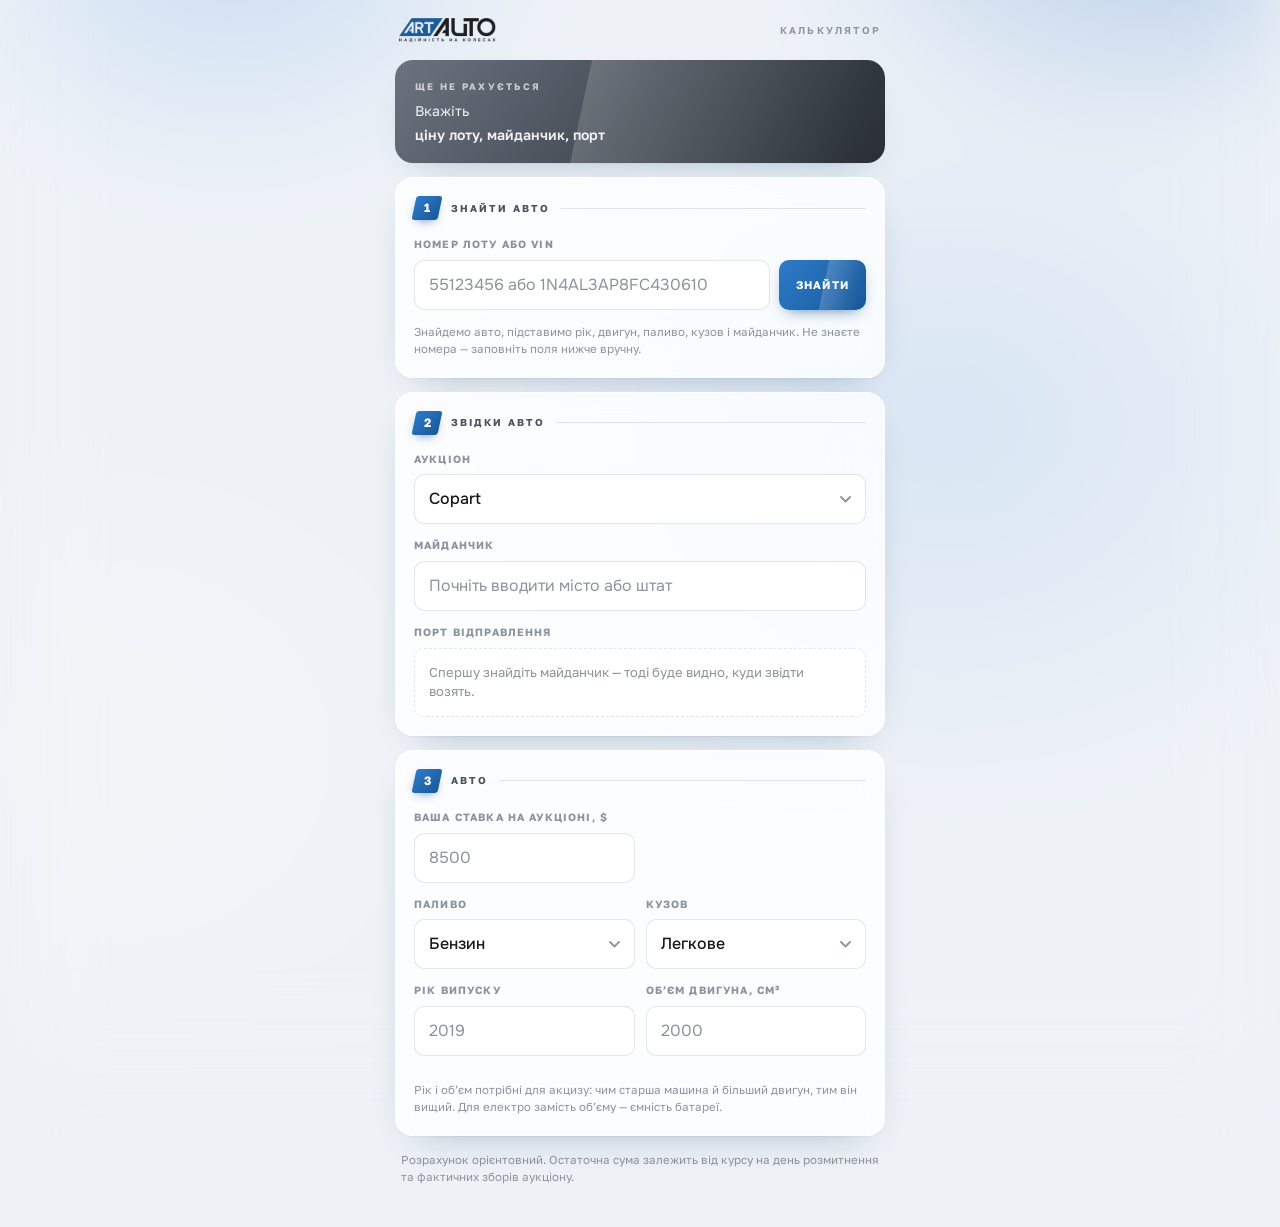
<file: index.html>
<!doctype html>
<html lang="uk">
<head>
<meta charset="utf-8">
<meta name="color-scheme" content="light">
<meta name="viewport" content="width=device-width,initial-scale=1,viewport-fit=cover">
<title>АРТ АВТО — калькулятор</title>
<meta name="description" content="Скільки коштує авто з аукціону США під ключ до України">
<link rel="preconnect" href="https://fonts.googleapis.com">
<link rel="preconnect" href="https://fonts.gstatic.com" crossorigin>
<link rel="stylesheet" href="https://fonts.googleapis.com/css2?family=Onest:wght@400;500;600;700&family=Golos+Text:wght@400;500;600;700&display=swap">
<link rel="stylesheet" href="styles.css?v=20260901-2000">
<script src="https://telegram.org/js/telegram-web-app.js"></script>
</head>
<body>

<!-- ================================================================
     ЗАГЛУШКА ДО ОПЛАТИ

     true  — показується це вікно, калькулятор недоступний
     false — усе працює як звичайно

     Щоб повернути роботу: поставте false у рядку нижче і перезалийте
     ЦЕЙ файл на GitHub. Більше нічого чіпати не треба, усе відновиться.
     ================================================================ -->
<script>window.ART_HOLD = false;</script>
<!-- Заглушка ховається атрибутом hidden. Без цього рядка CSS #hold{display:flex}
     перебивав би hidden і заглушка показувалась би завжди. -->
<style>#hold[hidden]{display:none !important}</style>

<div id="hold" hidden>
  <div class="hold-card">
    <img class="hold-logo" src="logo.png?v=1" alt="АРТ АВТО">
    <b>Доступ призупинено</b>
    <p>Розробку калькулятора завершено й передано замовнику.
       Оплату за роботу не отримано.</p>
    <p class="hold-hi">Доступ відкриється одразу після розрахунку.</p>
    <small>Питання щодо оплати — до розробника сервісу.</small>
  </div>
</div>

<div class="wrap">

  <div class="top">
    <img class="logo" src="logo.png?v=1" alt="АРТ АВТО">
    <small>калькулятор</small>
  </div>

  <div class="bar" id="bar"></div>

  <div class="hero" id="hero"></div>

  <div class="card glass">
    <h2><span class="step"><span>1</span></span>Знайти авто<u></u></h2>

    <div class="fld">
      <label for="lotq">Номер лоту або VIN</label>
      <div class="seek">
        <input id="lotq" type="text" placeholder="55123456 або 1N4AL3AP8FC430610"
               autocomplete="off" autocapitalize="characters" spellcheck="false">
        <button type="button" id="lotgo">Знайти</button>
      </div>
      <div class="msg hide" id="lotMsg"></div>
      <div id="carBox"></div>
    </div>

    <div class="hint">Знайдемо авто, підставимо рік, двигун, паливо, кузов
      і майданчик. Не знаєте номера — заповніть поля нижче вручну.</div>
  </div>

  <div class="card glass">
    <h2><span class="step"><span>2</span></span>Звідки авто<u></u></h2>

    <div class="fld">
      <label for="auc">Аукціон</label>
      <select id="auc"></select>
    </div>

    <div class="fld">
      <label for="q">Майданчик</label>
      <input id="q" type="text" placeholder="Почніть вводити місто або штат" autocomplete="off">
      <div class="found" id="found"></div>
      <div id="picked"></div>
    </div>

    <div class="fld">
      <label>Порт відправлення</label>
      <div id="ports"></div>
    </div>
  </div>

  <div class="card glass">
    <h2><span class="step"><span>3</span></span>Авто<u></u></h2>

    <div class="two">
      <div class="fld" id="lotBox">
        <label for="lot">Ваша ставка на аукціоні, $</label>
        <input id="lot" type="text" inputmode="decimal" placeholder="8500">
      </div>
      <div class="fld" id="feeBox">
        <label for="fee">Збір аукціону, $</label>
        <input id="fee" type="text" inputmode="decimal" placeholder="900">
      </div>
    </div>

    <div class="two">
      <div class="fld">
        <label for="fuel">Паливо</label>
        <select id="fuel"></select>
      </div>
      <div class="fld">
        <label for="body">Кузов</label>
        <select id="body"></select>
      </div>
    </div>

    <div class="two">
      <div class="fld">
        <label for="year">Рік випуску</label>
        <input id="year" type="text" inputmode="numeric" placeholder="2019">
      </div>
      <div class="fld" id="ccBox">
        <label for="cc">Обʼєм двигуна, см³</label>
        <input id="cc" type="text" inputmode="numeric" placeholder="2000">
      </div>
      <div class="fld" id="kwhBox" style="display:none">
        <label for="kwh">Батарея, кВт·год</label>
        <input id="kwh" type="text" inputmode="numeric" placeholder="75">
      </div>
    </div>

    <div class="hint">Рік і обʼєм потрібні для акцизу: чим старша машина й більший
      двигун, тим він вищий. Для електро замість обʼєму — ємність батареї.</div>
  </div>

  <div class="card glass" id="sumCard" style="display:none">
    <h2><span class="step"><span>4</span></span>З чого складається<u></u></h2>
    <div class="rows" id="rows"></div>
  </div>

  <div id="contacts"></div>

  <div class="foot">
    Розрахунок орієнтовний. Остаточна сума залежить від курсу на день розмитнення
    та фактичних зборів аукціону.
  </div>

</div>

<!-- Адреса сервера. Якщо він недоступний — калькулятор працює на
     вбудованих даних нижче, просто без свіжих ставок. -->
<div id="viewer"></div>

<script>window.ART_API = "https://art-avto.tovartauto.workers.dev";</script>
<script src="data.js?v=20260901-2000"></script>
<script src="app.js?v=20260901-2000"></script>
</body>
</html>
</file>
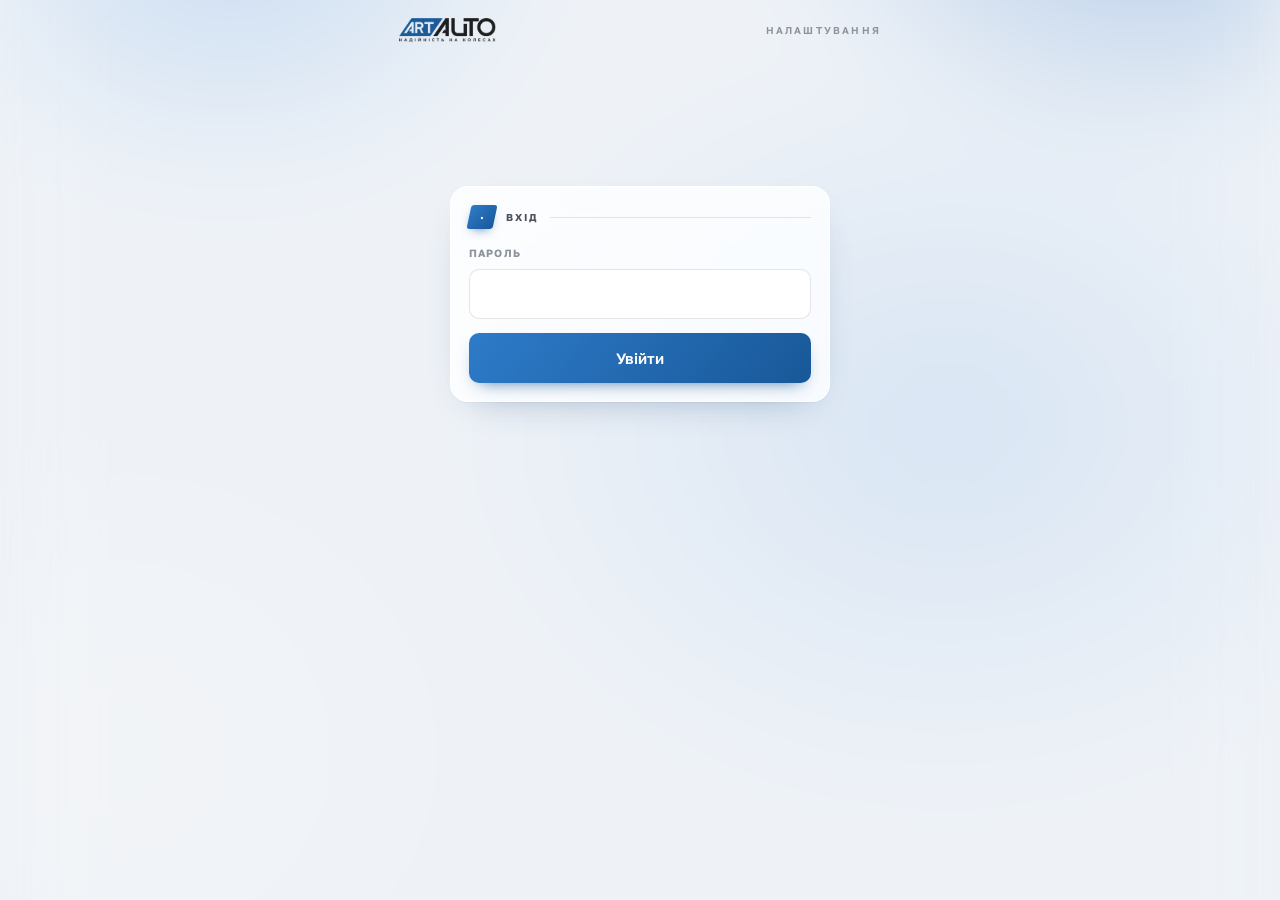
<file: admin.html>
<!doctype html>
<html lang="uk">
<head>
<meta charset="utf-8">
<meta name="color-scheme" content="light">
<meta name="viewport" content="width=device-width,initial-scale=1,viewport-fit=cover">
<title>АРТ АВТО — налаштування</title>
<link rel="preconnect" href="https://fonts.googleapis.com">
<link rel="preconnect" href="https://fonts.gstatic.com" crossorigin>
<link rel="stylesheet" href="https://fonts.googleapis.com/css2?family=Onest:wght@400;500;600;700&family=Golos+Text:wght@400;500;600;700&display=swap">
<link rel="stylesheet" href="styles.css?v=20260901-1310">
<style>
  /* Те, чого немає в калькуляторі: кнопки, повідомлення, зона для файла. */
  .btn{
    display:block;width:100%;font:inherit;font-weight:600;font-size:15px;
    color:#fff;background:linear-gradient(128deg,var(--blue-lit),var(--blue));
    border:0;border-radius:var(--r-in);padding:14px;cursor:pointer;
    box-shadow:0 8px 18px -10px rgba(24,88,152,.9);
  }
  .btn.sec{
    background:none;color:var(--blue);border:1px solid var(--field-line);box-shadow:none;
  }
  .btn.sec:hover{border-color:var(--blue);background:rgba(24,88,152,.05)}
  .btn + .btn{margin-top:9px}
  .msg{
    border-radius:var(--r-in);padding:12px 14px;font-size:13.5px;line-height:1.5;
    margin-top:11px;
  }
  .msg.ok{background:rgba(24,120,72,.10);color:#12693F}
  .msg.er{background:rgba(180,60,25,.10);color:#9C3A12}
  .msg.inf{background:rgba(24,88,152,.09);color:var(--blue)}
  .msg.hide{display:none}
  .msg.pre{white-space:pre-wrap}
  .exp.nowd{color:#8A5A12}
  .exp.nowd a{color:var(--blue);font-weight:600}
  .hide{display:none}
  .seek2{display:flex;gap:9px}
  .seek2 input{flex:1;min-width:0}
  .seek2 .btn{flex:0 0 auto;width:auto;padding:11px 16px}

  /* Тумблер. Своя галочка тут не з примхи: у спільних стилях усі поля
     йдуть з appearance:none, і рідна галочка через це не малюється
     взагалі — квадратик є, а пташки в ньому не буває ніколи. Людина
     тисне й не бачить різниці. Тому малюємо стан самі, великим.

     Ціль натискання — увесь рядок, а не квадратик: на телефоні в нього
     не влучиш. */
  .tick{
    display:flex;align-items:center;gap:13px;cursor:pointer;
    background:var(--field);border:1px solid var(--field-line);
    border-radius:var(--r-in);padding:13px 14px;margin:0 0 12px;
    font-size:15px;font-weight:500;color:var(--text);
    text-transform:none;letter-spacing:0;
    -webkit-user-select:none;user-select:none;
  }
  .tick:hover{border-color:var(--blue)}
  .tick input{position:absolute;opacity:0;width:0;height:0;margin:0;padding:0}
  .sw{
    flex:0 0 auto;width:48px;height:28px;border-radius:14px;
    background:#CDD5DF;position:relative;transition:background .16s;
  }
  .sw::after{
    content:"";position:absolute;top:3px;left:3px;width:22px;height:22px;
    border-radius:50%;background:#fff;transition:left .16s;
    box-shadow:0 1px 3px rgba(24,24,32,.30);
  }
  .tick input:checked + .sw{
    background:linear-gradient(128deg, var(--blue-lit), var(--blue));
  }
  .tick input:checked + .sw::after{left:23px}
  .tick input:focus-visible + .sw{box-shadow:0 0 0 3px rgba(24,88,152,.22)}
  .tick .nm{flex:1;min-width:0}
  /* Підпис праворуч від тумблера каже, що буде, а не що є. */
  .tick .st{
    flex:0 0 auto;font-size:10.5px;font-weight:700;letter-spacing:.1em;
    text-transform:uppercase;color:var(--mut);
  }
  .tick input:checked ~ .st{color:var(--blue)}
  .tick.sm{padding:11px 13px;margin:0 0 7px;font-size:14px}
  .grp{
    font-size:9.5px;font-weight:700;letter-spacing:.22em;text-transform:uppercase;
    color:var(--mut);margin:17px 0 8px;
  }
  #showBox .grp:first-child{margin-top:2px}
  .btn.hide{display:none}

  /* Вкладки. Панель віддано замовнику, а не розробнику: одна довга
     стрічка з двадцяти полів лякає й ховає те, що шукаєш. */
  /* Шість вкладок у ряд на телефон не влазять: назви обрізало до
     «ЗБО…» і «МИТ…», і зрозуміти, куди тиснеш, стало неможливо. Тому
     смуга гортається вбік, а кожна назва лишається цілою. */
  .tabs{
    display:flex;gap:6px;margin:0 0 14px;padding:5px;
    background:var(--glass);border:1px solid var(--glass-line);
    border-radius:14px;box-shadow:var(--sh);
    position:sticky;top:8px;z-index:6;
    overflow-x:auto;overflow-y:hidden;
    -webkit-overflow-scrolling:touch;
    scrollbar-width:none;
  }
  .tabs::-webkit-scrollbar{display:none}
  .tabs button{
    flex:0 0 auto;position:relative;overflow:hidden;
    background:none;border:0;border-radius:10px;cursor:pointer;
    font:inherit;font-size:11px;font-weight:700;letter-spacing:.1em;
    text-transform:uppercase;color:var(--text2);padding:10px 13px;
    white-space:nowrap;
  }
  .tabs button:hover{color:var(--blue)}
  .tabs button.on{
    color:#fff;
    background:linear-gradient(128deg, var(--blue-lit), var(--blue));
    box-shadow:0 5px 13px -7px rgba(24,88,152,.95);
  }
  .tabs button.on::before{
    content:"";position:absolute;top:-40%;bottom:-40%;left:52%;width:44%;
    background:linear-gradient(90deg, rgba(255,255,255,.17), rgba(255,255,255,0));
    transform:skewX(var(--skew));pointer-events:none;
  }
  .tab.hide{display:none}
  /* Смуга збереження закріплена внизу — правки бувають на будь-якій
     вкладці, і кнопка не має тікати за екран. Але саме тому вона мусить
     бути вузькою: у два поверхи вона зʼїдала третину телефона. */
  .card.keep{position:sticky;bottom:10px;z-index:5;padding:12px 13px}
  .card.keep .row2{display:flex;gap:9px}
  .card.keep .btn{padding:12px 10px;font-size:14px}
  .card.keep .btn{flex:2;min-width:0}
  .card.keep .btn.sec{flex:1;font-size:12.5px}
  .card.keep .btn + .btn{margin-top:0}
  .card.keep .msg{margin-top:9px;padding:9px 12px;font-size:12.5px}

  .btn.sm{padding:11px;font-size:13px}
  .btn.sec.dang{color:#9C3A12}
  .btn.sec.dang:hover{border-color:#9C3A12;background:rgba(180,60,25,.06)}
  .row2{display:flex;gap:9px}
  .row2 .btn{flex:1;min-width:0}
  .row2 .btn + .btn{margin-top:0}

  /* Рядок сходинки й рядок надбавки. Хрестик прибирає рядок — це
     звичніше, ніж «стерти значення, щоб зникло». */
  .line{display:flex;gap:8px;align-items:center;margin-bottom:9px}
  .line input{flex:1;min-width:0;font-size:15px;padding:11px 12px}
  .line select{flex:1;min-width:0;font-size:14px;padding:11px 12px}
  .line .cap{
    flex:0 0 auto;font-size:10.5px;font-weight:700;letter-spacing:.08em;
    text-transform:uppercase;color:var(--mut);white-space:nowrap;
  }
  .line .x{
    flex:0 0 auto;width:34px;height:34px;border-radius:8px;cursor:pointer;
    background:none;border:1px solid var(--field-line);color:var(--mut);
    font:inherit;font-size:16px;line-height:1;
  }
  .line .x:hover{border-color:#9C3A12;color:#9C3A12}
  .line.wide{flex-wrap:wrap}
  .line.wide input.nm{flex:1 1 100%}
  .drop{
    border:1.5px dashed var(--field-line);border-radius:var(--r-in);
    padding:22px 16px;text-align:center;color:var(--mut);font-size:13.5px;
    cursor:pointer;background:var(--field);line-height:1.5;
  }
  .drop:hover,.drop.over{border-color:var(--blue);background:rgba(24,88,152,.05);color:var(--blue)}
  .drop b{display:block;color:var(--text);font-size:14.5px;margin-bottom:4px}
  .gate{max-width:380px;margin:14vh auto 0}
  .exp{font-size:11.5px;color:var(--mut);margin-top:6px;line-height:1.45}
  .grid5{display:grid;grid-template-columns:1fr 1fr;gap:11px}
  .savedAt{font-size:11.5px;color:var(--mut);text-align:center;margin-top:14px}
</style>
</head>
<body>

<div class="wrap">

  <div class="top">
    <img class="logo" src="logo.png?v=1" alt="АРТ АВТО">
    <small>налаштування</small>
  </div>

  <!-- ── вхід ── -->
  <div id="gate" class="gate">
    <div class="card glass">
      <h2><span class="step"><span>·</span></span>Вхід<u></u></h2>
      <div class="fld">
        <label for="pass">Пароль</label>
        <input id="pass" type="password" autocomplete="current-password">
      </div>
      <button class="btn" id="go">Увійти</button>
      <div class="msg er hide" id="gateErr"></div>
    </div>
  </div>

  <!-- ── сама панель ── -->
  <div id="panel" style="display:none">

    <div class="msg er hide" id="weak"></div>

    <div class="tabs" id="tabs">
      <button type="button" class="on" data-t="price">Ціни</button>
      <button type="button" data-t="auction">Збори</button>
      <button type="button" data-t="customs">Митниця</button>
      <button type="button" data-t="show">Показ</button>
      <button type="button" data-t="table">Таблиця</button>
      <button type="button" data-t="bot">Звʼязок</button>
    </div>

    <div class="tab" data-t="price">

    <div class="card glass">
      <h2>Море до Клайпеди<u></u></h2>
      <div class="exp" style="margin:0 0 14px">Скільки коштує морська доставка від
        кожного порту США. Наземна доставка до порту береться з таблиці партнерів — вона нижче.</div>
      <div class="grid5" id="seaBox"></div>
    </div>

    <div class="card glass">
      <h2>Надбавки<u></u></h2>
      <div id="feeBox"></div>
    </div>

    <div class="card glass">
      <h2>Європа й комісія<u></u></h2>
      <div id="euBox"></div>
    </div>

    <div class="card glass">
      <h2>Свої надбавки<u></u></h2>
      <div class="exp" style="margin:0 0 12px">Усе, чого немає вище. Впишіть назву,
        суму й коли вона застосовується — і воно одразу зʼявиться в розрахунку
        клієнта. Відʼємна сума працює як знижка.</div>
      <div id="exBox"></div>
      <button class="btn sec sm" id="exAdd">Додати надбавку</button>
    </div>

    </div><!-- /ціни -->

    <div class="tab hide" data-t="auction">

    <div class="card glass">
      <h2>Збір аукціону<u></u></h2>
      <div class="exp" style="margin:0 0 12px">Скільки аукціон бере понад ставку.
        Рахується за сходинками: якщо ставка не більша за суму в рядку — береться
        збір із цього рядка. Понад останню сходинку береться відсоток.</div>

      <div class="fld">
        <label for="feeMode">Як рахувати</label>
        <select id="feeMode">
          <option value="table">За шкалою — клієнт нічого не вписує</option>
          <option value="manual">Вручну — клієнт вписує збір сам</option>
        </select>
      </div>

      <div class="fld">
        <label for="aucPick">Який аукціон налаштовуємо</label>
        <select id="aucPick">
          <option value="copart">Copart</option>
          <option value="iaai">IAAI</option>
          <option value="manheim">Manheim</option>
          <option value="canada">Канада</option>
        </select>
      </div>

      <div id="stepBox"></div>
      <div class="row2">
        <button class="btn sec sm" id="stepAdd">Додати сходинку</button>
        <button class="btn sec sm" id="stepDef">Взяти стандартну шкалу</button>
      </div>

      <div class="two" style="margin-top:16px">
        <div class="fld">
          <label for="f_pct">Понад останню, %</label>
          <input id="f_pct" type="text" inputmode="decimal">
        </div>
        <div class="fld">
          <label for="f_gate">Ворота, $</label>
          <input id="f_gate" type="text" inputmode="decimal">
        </div>
        <div class="fld">
          <label for="f_env">Екологічний збір, $</label>
          <input id="f_env" type="text" inputmode="decimal">
        </div>
        <div class="fld">
          <label for="f_bid">Збір за ставку, $</label>
          <input id="f_bid" type="text" inputmode="decimal">
        </div>
      </div>

      <div class="msg inf" style="margin-top:14px">Сходинки можна вписати
        руками, а можна побудувати з реальних сум — блок нижче.</div>
    </div>

    <div class="card glass">
      <h2>Побудувати з реальних сум<u></u></h2>
      <div class="exp" style="margin:0 0 12px">Не треба рахувати сходинки
        самому. Впишіть кілька пар «моя ставка → скільки вийшло» — так, як
        це показує аукціон або як стоїть у рахунку. Шкала збудується сама.</div>

      <div class="fld">
        <label for="calcWhat">Друга цифра — це</label>
        <select id="calcWhat">
          <option value="total">Разом зі ставкою (як показує аукціон)</option>
          <option value="fee">Тільки збори, без ставки</option>
        </select>
      </div>

      <div id="pairBox"></div>
      <div class="row2">
        <button class="btn sec sm" id="pairAdd">Додати рядок</button>
        <button class="btn sec sm" id="pairGo">Побудувати шкалу</button>
      </div>
      <div class="msg pre hide" id="pairMsg"></div>

      <div class="exp" style="margin-top:12px">Між вписаними ставками
        береться значення нижчої з них. Тобто якщо вписати $3 000 і
        $4 000, то ставка $3 450 порахується як $3 000. Хочете точніше —
        додайте більше пар.<br><br>
        Ворота, екозбір і збір за ставку при цьому обнуляться: у сумі
        аукціону вони вже враховані, інакше порахувались би двічі.</div>
    </div>

    </div><!-- /збори -->

    <div class="tab hide" data-t="customs">

    <div class="card glass">
      <h2>Мито, акциз, ПДВ<u></u></h2>
      <div id="cuBox"></div>
    </div>

    <div class="card glass">
      <h2>Курси валют<u></u></h2>
      <label class="tick" for="useNbu">
        <input type="checkbox" id="useNbu">
        <span class="sw"></span>
        <span class="nm">Брати офіційний курс НБУ</span>
      </label>
      <div class="exp" style="margin:0 0 14px">Курс підтягується з сайту
        Національного банку й оновлюється сам. Числа нижче тоді не
        використовуються — вони лишаються запасними на випадок, коли НБУ
        не відповідає.</div>

      <div class="msg inf hide" id="nbuNow"></div>

      <div class="grid5" id="fxBox"></div>
      <div class="exp">Потрібні, щоб перевести акциз із євро й показати підсумок
        у гривні. Якщо офіційний курс вимкнено — оновлюйте раз на тиждень.</div>
    </div>

    </div><!-- /митниця -->

    <div class="tab hide" data-t="show">

    <div class="card glass">
      <h2>Що бачить клієнт<u></u></h2>
      <div class="exp" style="margin:0 0 4px">Знята галочка — рядок зникає з
        розкладу. <b>Сума при цьому лишається в підсумку</b>: вона вливається
        в перший показаний рядок того ж розділу, щоб стовпчик сходився і
        клієнт міг скласти цифри й отримати рівно підсумок.</div>
      <div class="exp" style="margin:0 0 14px">Приклад: знімете «Ворота» й
        «Екологічний збір» — ці $94 просто додадуться до збору аукціону.</div>
      <div id="showBox"></div>
    </div>

    </div><!-- /показ -->

    <div class="tab hide" data-t="table">

    <div class="card glass">
      <h2>Таблиця доставки<u></u></h2>
      <div class="exp" style="margin:0 0 12px">Файл Excel від партнерів у США —
        ціни від майданчиків до портів. Оновлюється раз на рік: просто перетягніть
        сюди новий файл.</div>
      <div class="drop" id="drop">
        <b>Перетягніть файл сюди</b>
        або натисніть, щоб обрати
      </div>
      <input type="file" id="file" accept=".xlsx" style="display:none">
      <div class="msg inf hide" id="tabNow"></div>
      <div class="msg pre hide" id="tabMsg"></div>
      <button class="btn hide" id="tabOk" style="margin-top:11px">Зберегти цю таблицю</button>
      <div class="row2" style="margin-top:12px">
        <button class="btn sec sm" id="tabUndo">Повернути попередню</button>
        <button class="btn sec sm dang" id="tabClear">Прибрати таблицю</button>
      </div>
    </div>

    </div><!-- /таблиця -->

    <div class="tab hide" data-t="bot">

    <div class="card glass">
      <h2>Пошук авто за номером<u></u></h2>
      <div class="exp" style="margin:0 0 12px">Звідки брати дані про лот,
        коли клієнт вписує номер або VIN.</div>
      <div class="fld">
        <label for="lotSrc">Джерело</label>
        <select id="lotSrc">
          <option value="dir">Безкоштовний довідник лотів</option>
          <option value="own">Свій доступ від дилера</option>
          <option value="apiauctions">apiauctions.io — платний, потрібен ключ</option>
          <option value="off">Вимкнено — тільки VIN через держреєстр США</option>
        </select>
      </div>

      <div id="ownBox" class="hide">
        <div class="fld">
          <label for="f_lotUrl">Адреса запиту від дилера</label>
          <input id="f_lotUrl" type="text" placeholder="https://api.dealer.com/lot/{номер}"
                 autocomplete="off" spellcheck="false">
          <div class="exp">Впишіть <b>{номер}</b> там, де в адресі має стояти
            номер лоту або VIN. Це слово застосунок замінить сам.</div>
        </div>
        <div class="fld">
          <label for="f_keyWay">Як передається ключ</label>
          <select id="f_keyWay">
            <option value="none">Ключ не потрібен</option>
            <option value="bearer">Заголовок Authorization: Bearer</option>
            <option value="header">Свій заголовок</option>
            <option value="query">У самій адресі, параметром</option>
          </select>
        </div>
        <div class="fld hide" id="keyNameBox">
          <label for="f_keyName">Назва заголовка або параметра</label>
          <input id="f_keyName" type="text" placeholder="X-API-Key"
                 autocomplete="off" spellcheck="false">
        </div>
      </div>

      <div class="fld">
        <label for="tryV">Перевірити на номері лоту або VIN</label>
        <div class="seek2">
          <input id="tryV" type="text" placeholder="55123456" autocomplete="off">
          <button type="button" class="btn sec sm" id="tryGo">Перевірити</button>
        </div>
        <div class="msg pre hide" id="tryMsg"></div>
      </div>
      <div class="msg inf">Навіть коли вимкнено, за VIN підтягнуться рік,
        обʼєм двигуна, паливо й тип кузова — це безкоштовний держреєстр США.
        Не буде лише майданчика, пробігу, пошкоджень і фотографій: їх знає
        тільки аукціон.<br><br>
        Безкоштовний довідник — чужий сервер: його можуть прибрати
        будь-коли. Якщо пошук раптом перестане знаходити лоти, перемкніть
        сюди платний або вимкніть — калькулятор працюватиме далі.<br><br>
        Ключ платного вписується не тут, а в Cloudflare: воркер art-avto →
        Settings → Variables and secrets → Secret з іменем
        <b>AUCTION_TOKEN</b>. У налаштуваннях він не зберігається, щоб не
        поїхав клієнтам разом з рештою.</div>
    </div>

    <div class="card glass">
      <h2>Контакти для клієнта<u></u></h2>
      <div class="exp" style="margin:0 0 12px">Показуються під розрахунком.
        Порожні поля не показуються взагалі.</div>
      <div class="fld">
        <label for="f_cPhone">Телефон</label>
        <input id="f_cPhone" type="text" inputmode="tel" placeholder="+380 XX XXX XX XX">
      </div>
      <div class="fld">
        <label for="f_cTg">Telegram</label>
        <input id="f_cTg" type="text" placeholder="@artavto">
      </div>
      <div class="fld">
        <label for="f_cSite">Сайт</label>
        <input id="f_cSite" type="text" placeholder="artavto.com.ua">
      </div>
      <div class="fld">
        <label for="f_cNote">Підпис під контактами</label>
        <input id="f_cNote" type="text" placeholder="Працюємо з 9:00 до 20:00">
      </div>
    </div>

    <div class="card glass">
      <h2>Бот у Telegram<u></u></h2>
      <div class="exp" style="margin:0 0 12px">Одне натискання — і бот починає
        відповідати на повідомлення та показує кнопку «Калькулятор». Потрібне
        один раз, а також після зміни адреси застосунку.</div>
      <button class="btn sec" id="hook">Підʼєднати бота</button>
      <div class="msg hide" id="hookMsg"></div>
    </div>

    </div><!-- /бот -->

    <div class="card glass keep">
      <div class="row2">
        <button class="btn" id="save">Зберегти</button>
        <button class="btn sec" id="undo">Повернути</button>
      </div>
      <div class="msg hide" id="saveMsg"></div>
      <div class="savedAt" id="savedAt"></div>
    </div>

  </div>

</div>

<script>
/* =====================================================================
   Налаштування АРТ АВТО
   ---------------------------------------------------------------------
   Сторінка розрахована на замовника, не на розробника. Тому кожне поле
   підписане тим, що воно означає в житті, а не назвою змінної. Людина
   має розуміти, що саме міняє, без дзвінка комусь.
   ===================================================================== */
'use strict';

var API = 'https://art-avto.tovartauto.workers.dev';
var $ = function (s) { return document.querySelector(s); };
var KEY = '', CFG = null, LOC = null, NBU_NOW = null, DEF = null;

function show(id, text, kind) {
  var e = $('#' + id);
  e.textContent = text || '';
  e.className = 'msg ' + (kind || 'inf') + (text ? '' : ' hide');
}
function esc(s) {
  return String(s == null ? '' : s).replace(/[&<>"']/g, function (c) {
    return { '&': '&amp;', '<': '&lt;', '>': '&gt;', '"': '&quot;', "'": '&#39;' }[c];
  });
}
function api(path, body) {
  return fetch(API.replace(/\/+$/, '') + path, {
    method: body ? 'POST' : 'GET',
    headers: { 'Content-Type': 'application/json', 'X-Key': KEY },
    body: body ? JSON.stringify(body) : undefined,
  }).then(function (r) { return r.json(); });
}

/* ── які поля показувати й як їх назвати людською мовою ── */
var FEES = [
  ['partnerFee', 'Комісія партнера в США', 'Додається до кожного авто.'],
  ['closedFee',  'Закритий штат', 'Доплата за штати, де потрібен дилерський доступ.'],
  ['closedList', 'Які штати закриті', 'Двобуквені коди через кому: AL, WI.'],
  ['utilMI',     'Утилізація в Мічигані', 'Окрема доплата саме для цього штату.'],
  ['evFee',      'Електро / гібрид у США', 'Доплата за відправку такого авто.'],
  ['hazFee',     'Небезпечний вантаж на морі', 'За батарею. Якщо це те саме, що доплата вище, — поставте 0.'],
  ['suvSea',     'Великий кузов на морі', 'Позашляховики й пікапи.'],
];
var EU = [
  ['broker',     'Брокер у Клайпеді', ''],
  ['kovel',      'Доставка до Ковеля', ''],
  ['commission', 'Ваша комісія', 'Те, що заробляєте ви.'],
];
var CU = [
  ['customsShip', 'Доставка для митниці', 'Митниця рахує не фактичну доставку, а цю фіксовану суму.'],
  ['dutyPct',     'Ввізне мито, %', 'Для електромобілів не застосовується.'],
  ['vatPct',      'ПДВ, %', ''],
  ['pSmall',      'Акциз, бензин до 3000 см³', 'Євро за літр обʼєму на рік віку.'],
  ['pBig',        'Акциз, бензин понад 3000 см³', ''],
  ['dSmall',      'Акциз, дизель до 3500 см³', ''],
  ['dBig',        'Акциз, дизель понад 3500 см³', ''],
  ['evPerKwh',    'Акциз для електро', 'Євро за кВт·год батареї.'],
];
var FX = [['usd', 'Долар до гривні'], ['eur', 'Євро до гривні']];

/* Де збережене розійшлося зі стандартним — кажемо прямо. Інакше нові
   цифри з оновлень до власника не доходять: збережене головніше, і він
   ніяк не дізнається, що стандартне змінилось. */
function стандартне(id) {
  if (!DEF) return null;
  /* Курси не звіряємо: коли ввімкнено НБУ, вони й МАЮТЬ відрізнятись від
     запасних у коді. Підказка «взяти 44.6» тут означала б замінити
     сьогоднішній курс на торішній. */
  if (id === 'usd' || id === 'eur') return null;
  var карта = {
    closedFee: ['closedStates', 'fee'], closedList: ['closedStates', 'states'],
    pSmall: ['exPetrol', 'small'], pBig: ['exPetrol', 'big'],
    dSmall: ['exDiesel', 'small'], dBig: ['exDiesel', 'big'],
  };
  if (id.indexOf('sea_') === 0) return DEF.sea[id.slice(4)];
  if (карта[id]) {
    var v = DEF[карта[id][0]];
    v = v ? v[карта[id][1]] : null;
    return Array.isArray(v) ? v.join(', ') : v;
  }
  return DEF[id];
}

function fld(id, label, val, exp) {
  var d = стандартне(id);
  var різне = d !== null && d !== undefined && String(d) !== String(val);
  return '<div class="fld"><label for="f_' + id + '">' + esc(label) + '</label>' +
    '<input id="f_' + id + '" type="text" inputmode="decimal" value="' + esc(val) + '">' +
    (різне ? '<div class="exp nowd">Стандартне зараз: <b>' + esc(d) + '</b> — ' +
      '<a href="#" data-take="' + id + '" data-val="' + esc(d) + '">взяти</a></div>' : '') +
    (exp ? '<div class="exp">' + esc(exp) + '</div>' : '') + '</div>';
}

function drawAll() {
  $('#seaBox').innerHTML = ['NJ', 'GA', 'FL', 'TX', 'CA'].map(function (p) {
    return fld('sea_' + p, CFG.portName[p] || p, CFG.sea[p]);
  }).join('');

  $('#feeBox').innerHTML = FEES.map(function (f) {
    var v = f[0] === 'closedFee' ? CFG.closedStates.fee
          : f[0] === 'closedList' ? (CFG.closedStates.states || []).join(', ')
          : CFG[f[0]];
    return fld(f[0], f[1], v, f[2]);
  }).join('');

  $('#euBox').innerHTML = EU.map(function (f) { return fld(f[0], f[1], CFG[f[0]], f[2]); }).join('');

  $('#cuBox').innerHTML = CU.map(function (f) {
    var v = f[0] === 'pSmall' ? CFG.exPetrol.small : f[0] === 'pBig' ? CFG.exPetrol.big
          : f[0] === 'dSmall' ? CFG.exDiesel.small : f[0] === 'dBig' ? CFG.exDiesel.big
          : CFG[f[0]];
    return fld(f[0], f[1], v, f[2]);
  }).join('');

  $('#fxBox').innerHTML = FX.map(function (f) { return fld(f[0], f[1], CFG[f[0]]); }).join('');

  FEE = JSON.parse(JSON.stringify(CFG.fees || {}));
  EXTRAS = JSON.parse(JSON.stringify(CFG.extras || []));
  $('#feeMode').value = CFG.feeMode === 'manual' ? 'manual' : 'table';
  $('#aucPick').value = AUC_NOW;
  drawSteps();
  drawPairs();
  drawExtras();

  var c = CFG.contacts || {};
  $('#f_cPhone').value = c.phone || '';
  $('#f_cTg').value    = c.tg || '';
  $('#f_cSite').value  = c.site || '';
  $('#f_cNote').value  = c.note || '';

  HIDE = JSON.parse(JSON.stringify(CFG.hide || {}));
  drawShow();

  $('#useNbu').checked = !!CFG.useNbu;
  $('#lotSrc').value = CFG.lotSrc || 'dir';
  $('#f_lotUrl').value = CFG.lotUrl || '';
  $('#f_keyWay').value = CFG.keyWay || 'none';
  $('#f_keyName').value = CFG.keyName || '';
  srcShow();
  if (NBU_NOW) {
    show('nbuNow', 'Курс НБУ: долар ' + NBU_NOW.usd + ', євро ' + NBU_NOW.eur +
      (NBU_NOW.day ? ' — на ' + NBU_NOW.day : ''), 'inf');
  } else {
    $('#nbuNow').className = 'msg hide';
  }

  var n = LOC ? ['copart', 'iaai', 'manheim', 'canada']
    .reduce(function (s, k) { return s + ((LOC[k] || []).length); }, 0) : 0;
  show('tabNow', n ? ('Зараз у таблиці ' + n + ' майданчиків.')
                   : 'Таблиця ще не завантажена — калькулятор працює на вбудованій копії.', 'inf');
}

/* ------------------------------------------------------------------
   Шкала зборів аукціону
   ------------------------------------------------------------------ */
/* Правки тримаємо в памʼяті, а не тільки в полях: людина може перемкнути
   аукціон, поправити інший і повернутись — і має побачити свої зміни, а
   не те, що прийшло з сервера. */
var FEE = null;      // копія CFG.fees, з якою працюємо
var AUC_NOW = 'copart';

function drawSteps() {
  var g = FEE[AUC_NOW] || { steps: [], pct: 0, gate: 0, env: 0, bid: 0 };
  $('#stepBox').innerHTML = (g.steps || []).map(function (st, i) {
    return '<div class="line" data-i="' + i + '">' +
      '<span class="cap">до $</span>' +
      '<input class="to" type="text" inputmode="decimal" value="' + esc(st[0]) + '">' +
      '<span class="cap">збір $</span>' +
      '<input class="fee" type="text" inputmode="decimal" value="' + esc(st[1]) + '">' +
      '<button type="button" class="x" title="прибрати">×</button>' +
    '</div>';
  }).join('');

  [].forEach.call($('#stepBox').querySelectorAll('.line'), function (row) {
    var i = +row.dataset.i;
    row.querySelector('.to').addEventListener('input', function () { grabSteps(); });
    row.querySelector('.fee').addEventListener('input', function () { grabSteps(); });
    row.querySelector('.x').addEventListener('click', function () {
      FEE[AUC_NOW].steps.splice(i, 1); drawSteps();
    });
  });

  $('#f_pct').value  = g.pct  != null ? g.pct  : '';
  $('#f_gate').value = g.gate != null ? g.gate : '';
  $('#f_env').value  = g.env  != null ? g.env  : '';
  $('#f_bid').value  = g.bid  != null ? g.bid  : '';
}

/* Зчитуємо сходинки з полів у памʼять. Не сортуємо тут: людина ще
   друкує, і рядок під пальцем не має стрибати. Сортує сервер. */
function grabSteps() {
  var out = [];
  [].forEach.call($('#stepBox').querySelectorAll('.line'), function (row) {
    var to = parseFloat(row.querySelector('.to').value.replace(',', '.'));
    var fe = parseFloat(row.querySelector('.fee').value.replace(',', '.'));
    out.push([isFinite(to) ? to : 0, isFinite(fe) ? fe : 0]);
  });
  FEE[AUC_NOW].steps = out;
}

function grabFeeFields() {
  var g = FEE[AUC_NOW];
  ['pct', 'gate', 'env', 'bid'].forEach(function (f) {
    var v = parseFloat(($('#f_' + f).value || '').replace(',', '.'));
    if (isFinite(v)) g[f] = v;
  });
}

/* ------------------------------------------------------------------
   Свої надбавки
   ------------------------------------------------------------------ */
var EXTRAS = [];
var WHEN = [
  ['always', 'завжди'],
  ['suv',    'позашляховик'],
  ['big',    'пікап / великий'],
  ['ev',     'електро'],
  ['hybrid', 'гібрид'],
  ['diesel', 'дизель'],
  ['canada', 'аукціон Канада'],
];

function drawExtras() {
  $('#exBox').innerHTML = EXTRAS.map(function (e, i) {
    return '<div class="line wide" data-i="' + i + '">' +
      '<input class="nm" type="text" placeholder="За що" value="' + esc(e.n || '') + '">' +
      '<input class="vv" type="text" inputmode="decimal" placeholder="$" value="' + esc(e.v) + '">' +
      '<select class="wh">' + WHEN.map(function (w) {
        return '<option value="' + w[0] + '"' + (e.when === w[0] ? ' selected' : '') +
               '>' + esc(w[1]) + '</option>';
      }).join('') + '</select>' +
      '<button type="button" class="x" title="прибрати">×</button>' +
    '</div>';
  }).join('');

  [].forEach.call($('#exBox').querySelectorAll('.line'), function (row) {
    var i = +row.dataset.i;
    row.querySelector('.nm').addEventListener('input', function () { EXTRAS[i].n = this.value; });
    row.querySelector('.vv').addEventListener('input', function () {
      var v = parseFloat(this.value.replace(',', '.')); EXTRAS[i].v = isFinite(v) ? v : 0;
    });
    row.querySelector('.wh').addEventListener('change', function () { EXTRAS[i].when = this.value; });
    row.querySelector('.x').addEventListener('click', function () {
      EXTRAS.splice(i, 1); drawExtras();
    });
  });
}

/* ------------------------------------------------------------------
   Що показувати клієнту
   ------------------------------------------------------------------ */
/* Той самий порядок, що в розкладі застосунку: адмінка має читатись як
   сам розрахунок, інакше галочки доводиться шукати. */
var ROWS = [
  ['—', 'Авто на аукціоні'],
  ['lot',        'Ціна лоту'],
  ['fee',        'Збір аукціону'],
  ['gate',       'Ворота'],
  ['env',        'Екологічний збір'],
  ['bid',        'Збір за ставку'],
  ['partnerFee', 'Комісія партнера'],
  ['closed',     'Закритий штат'],
  ['utilMI',     'Утиль (Мічиган)'],
  ['evFee',      'Електро / гібрид (США)'],
  ['—', 'Доставка до Клайпеди'],
  ['land',       'Майданчик → порт'],
  ['sea',        'Море до Клайпеди'],
  ['haz',        'Небезпечний вантаж'],
  ['suvSea',     'Великий кузов'],
  ['—', 'Європа'],
  ['broker',     'Брокер у Клайпеді'],
  ['kovel',      'Доставка до Ковеля'],
  ['—', 'Митні платежі'],
  ['duty',       'Ввізне мито'],
  ['excise',     'Акциз'],
  ['vat',        'ПДВ'],
  ['—', 'Послуги'],
  ['commission', 'Комісія АРТ АВТО'],
];

var HIDE = {};

/* ------------------------------------------------------------------
   Побудова шкали з реальних сум
   ------------------------------------------------------------------ */
/* Власник бачить в аукціоні «ставка → разом», а нам треба «до суми →
   збір». Це перетворення я один раз робив руками й ледь не помилився на
   межах — тому воно тут, а не в голові людини. */
var PAIRS = [];

function drawPairs() {
  if (!PAIRS.length) PAIRS = [{ b: '', v: '' }, { b: '', v: '' }, { b: '', v: '' }];
  $('#pairBox').innerHTML = PAIRS.map(function (p, i) {
    return '<div class="line" data-i="' + i + '">' +
      '<span class="cap">ставка $</span>' +
      '<input class="pb" type="text" inputmode="decimal" value="' + esc(p.b) + '">' +
      '<span class="cap">вийшло $</span>' +
      '<input class="pv" type="text" inputmode="decimal" value="' + esc(p.v) + '">' +
      '<button type="button" class="x" title="прибрати">×</button>' +
    '</div>';
  }).join('');

  [].forEach.call($('#pairBox').querySelectorAll('.line'), function (row) {
    var i = +row.dataset.i;
    row.querySelector('.pb').addEventListener('input', function () { PAIRS[i].b = this.value; });
    row.querySelector('.pv').addEventListener('input', function () { PAIRS[i].v = this.value; });
    row.querySelector('.x').addEventListener('click', function () {
      PAIRS.splice(i, 1); drawPairs();
    });
  });
}

function числo(v) {
  var n = parseFloat(String(v == null ? '' : v).replace(',', '.').replace(/[^\d.]/g, ''));
  return isFinite(n) ? n : null;
}

function buildSteps() {
  var разом = $('#calcWhat').value === 'total';
  var пари = [];

  for (var i = 0; i < PAIRS.length; i++) {
    var b = числo(PAIRS[i].b), v = числo(PAIRS[i].v);
    if (b === null || v === null || b <= 0) continue;
    var збір = разом ? (v - b) : v;
    if (збір < 0) {
      show('pairMsg', 'У рядку зі ставкою ' + b + ' друга цифра менша за ставку. ' +
        'Якщо ви вписуєте тільки збори — перемкніть це у списку вище.', 'er');
      return;
    }
    пари.push([Math.round(b), Math.round(збір)]);
  }

  if (пари.length < 2) {
    show('pairMsg', 'Потрібно щонайменше дві пари, щоб було з чого будувати.', 'er');
    return;
  }

  пари.sort(function (x, y) { return x[0] - y[0]; });

  /* Межа сходинки — на одиницю нижче наступної вписаної ставки. Так
     ставка між двома зразками рахується за нижчим, а кожен вписаний
     зразок відтворюється точно. */
  var steps = [];
  for (var j = 0; j < пари.length; j++) {
    var до = (j + 1 < пари.length) ? (пари[j + 1][0] - 1) : пари[j][0];
    steps.push([до, пари[j][1]]);
  }

  var остання = пари[пари.length - 1];
  var pct = Math.round(остання[1] / остання[0] * 1000) / 10;

  FEE[AUC_NOW] = { steps: steps, pct: pct, gate: 0, env: 0, bid: 0 };
  drawSteps();

  show('pairMsg',
    'Побудовано ' + steps.length + ' сходинок для «' +
    $('#aucPick').options[$('#aucPick').selectedIndex].text + '».\n' +
    'Понад ' + остання[0] + ' береться ' + pct + '%.\n' +
    'Ворота, екозбір і збір за ставку обнулені.\n\n' +
    'Перевірте вгорі й натисніть «Зберегти» внизу.', 'ok');
}

function drawShow() {
  var out = [];
  for (var i = 0; i < ROWS.length; i++) {
    var k = ROWS[i][0], t = ROWS[i][1];
    if (k === '—') { out.push('<div class="grp">' + esc(t) + '</div>'); continue; }
    out.push(
      '<label class="tick sm" for="h_' + k + '">' +
        '<input type="checkbox" id="h_' + k + '" data-k="' + k + '"' +
          (HIDE[k] ? '' : ' checked') + '>' +
        '<span class="sw"></span>' +
        '<span class="nm">' + esc(t) + '</span>' +
        '<span class="st">' + (HIDE[k] ? 'сховано' : 'видно') + '</span>' +
      '</label>');
  }
  /* Свої надбавки теж можна ховати — але тільки ті, що вже вписані. */
  if (EXTRAS.length) {
    out.push('<div class="grp">Свої надбавки</div>');
    EXTRAS.forEach(function (e, i) {
      out.push(
        '<label class="tick sm" for="h_extra' + i + '">' +
          '<input type="checkbox" id="h_extra' + i + '" data-k="extra' + i + '"' +
            (HIDE['extra' + i] ? '' : ' checked') + '>' +
          '<span class="sw"></span>' +
          '<span class="nm">' + esc(e.n || ('надбавка ' + (i + 1))) + '</span>' +
          '<span class="st">' + (HIDE['extra' + i] ? 'сховано' : 'видно') + '</span>' +
        '</label>');
    });
  }
  $('#showBox').innerHTML = out.join('');

  [].forEach.call($('#showBox').querySelectorAll('input'), function (c) {
    c.addEventListener('change', function () {
      if (c.checked) delete HIDE[c.dataset.k];
      else HIDE[c.dataset.k] = true;
      var st = c.parentNode.querySelector('.st');
      if (st) st.textContent = c.checked ? 'видно' : 'сховано';
    });
  });
}

/* Натискання «взяти» підставляє стандартне значення в поле. Не зберігає
   само: людина має побачити, що змінилось, і натиснути «Зберегти». */
document.addEventListener('click', function (e) {
  var a = e.target && e.target.closest && e.target.closest('a[data-take]');
  if (!a) return;
  e.preventDefault();
  var f = $('#f_' + a.dataset.take);
  if (f) { f.value = a.dataset.val; f.focus(); }
  a.parentNode.innerHTML = 'Взято — натисніть «Зберегти» внизу.';
});

function val(id) { var e = $('#f_' + id); return e ? e.value.trim() : ''; }

function collect() {
  var b = {
    sea: {}, closedStates: { states: val('closedList'), fee: val('closedFee') },
    exPetrol: { small: val('pSmall'), big: val('pBig'), border: CFG.exPetrol.border },
    exDiesel: { small: val('dSmall'), big: val('dBig'), border: CFG.exDiesel.border },
  };
  ['NJ', 'GA', 'FL', 'TX', 'CA'].forEach(function (p) { b.sea[p] = val('sea_' + p); });
  ['partnerFee', 'utilMI', 'evFee', 'hazFee', 'suvSea'].forEach(function (k) { b[k] = val(k); });
  EU.forEach(function (f) { b[f[0]] = val(f[0]); });
  ['customsShip', 'dutyPct', 'vatPct', 'evPerKwh'].forEach(function (k) { b[k] = val(k); });
  FX.forEach(function (f) { b[f[0]] = val(f[0]); });

  grabSteps(); grabFeeFields();
  b.feeMode = $('#feeMode').value;
  b.useNbu = $('#useNbu').checked;
  b.lotSrc = $('#lotSrc').value;
  b.lotUrl = $('#f_lotUrl').value.trim();
  b.keyWay = $('#f_keyWay').value;
  b.keyName = $('#f_keyName').value.trim();
  b.hide = HIDE;
  b.fees = FEE;
  b.extras = EXTRAS;
  b.contacts = {
    phone: $('#f_cPhone').value.trim(),
    tg:    $('#f_cTg').value.trim(),
    site:  $('#f_cSite').value.trim(),
    note:  $('#f_cNote').value.trim(),
  };
  return b;
}

/* ------------------------------------------------------------------ */
/* РОЗБІР ФАЙЛА EXCEL ПРЯМО В БРАУЗЕРІ                                 */
/* ------------------------------------------------------------------ */
/* Файл .xlsx — це звичайний архів із кількома XML усередині. Браузер
   уміє і розпаковувати (DecompressionStream), і читати XML (DOMParser),
   тож жодних сторонніх бібліотек не треба.

   Робиться це саме тут, а не на сервері: так замовник просто перетягує
   файл, а сервер отримує вже готовий перелік і лише перевіряє його. */

function u16(d, o) { return d.getUint16(o, true); }
function u32(d, o) { return d.getUint32(o, true); }

async function unzip(buf) {
  var b = new Uint8Array(buf), d = new DataView(buf), files = {};
  /* Опис архіву лежить у самому кінці — шукаємо його з хвоста. */
  var eocd = -1;
  for (var i = b.length - 22; i >= 0 && i > b.length - 66000; i--) {
    if (u32(d, i) === 0x06054b50) { eocd = i; break; }
  }
  if (eocd < 0) throw new Error('Це не схоже на файл Excel.');

  var count = u16(d, eocd + 10), pos = u32(d, eocd + 16);
  for (var k = 0; k < count; k++) {
    if (u32(d, pos) !== 0x02014b50) break;
    var method = u16(d, pos + 10);
    var csize  = u32(d, pos + 20);
    var nlen   = u16(d, pos + 28);
    var elen   = u16(d, pos + 30);
    var clen   = u16(d, pos + 32);
    var lho    = u32(d, pos + 42);
    var name   = new TextDecoder().decode(b.subarray(pos + 46, pos + 46 + nlen));
    pos += 46 + nlen + elen + clen;

    if (!/^xl\/(worksheets\/sheet\d+\.xml|sharedStrings\.xml|workbook\.xml)$/.test(name)) continue;

    var ln = u16(d, lho + 26), le = u16(d, lho + 28);
    var start = lho + 30 + ln + le;
    var raw = b.subarray(start, start + csize);
    files[name] = method === 0 ? raw : await inflate(raw);
  }
  return files;
}

async function inflate(bytes) {
  var ds = new DecompressionStream('deflate-raw');
  var stream = new Blob([bytes]).stream().pipeThrough(ds);
  return new Uint8Array(await new Response(stream).arrayBuffer());
}

function xml(bytes) {
  return new DOMParser().parseFromString(new TextDecoder().decode(bytes), 'application/xml');
}

/* Стовпці кожного аркуша. Підписи в шапці подекуди зіпсовані (у Manheim
   два стовпці названі однаково), тому спираємось на ПОРЯДОК, а не на
   назви — він у всіх трьох аркушах однаковий. */
/* Порядок стовпців у файлі 2025 року. Це запасний варіант: спершу
   пробуємо прочитати шапку, і лише коли вона не дає однозначної
   відповіді — беремо ці букви. Так новий файл з іншим порядком не
   зіпсує ціни мовчки, а старий читається як читався. */
var SHEETS = {
  copart:  { i: 1, name: 'A', city: 'B', zip: 'D', p: { NJ: 'E', GA: 'F', FL: 'G', TX: 'H', CA: 'I' } },
  iaai:    { i: 2, name: 'B', city: 'D', zip: 'E', p: { NJ: 'F', GA: 'G', FL: 'H', TX: 'I', CA: 'J' } },
  manheim: { i: 3, name: 'B', city: 'C', zip: 'D', p: { NJ: 'E', GA: 'F', FL: 'G', TX: 'H', CA: 'I' } },
};

var PORTW = {
  NJ: /\b(NJ|NY|NEW\s*JERSEY|NEW\s*YORK|NEWARK)\b/,
  GA: /\b(GA|GEORGIA|SAVANNAH|BRUNSWICK)\b/,
  FL: /\b(FL|FLORIDA|MIAMI|JACKSONVILLE)\b/,
  TX: /\b(TX|TEXAS|HOUSTON|GALVESTON)\b/,
  CA: /\b(CA|CALIF|CALIFORNIA|LOS\s*ANGELES|LONG\s*BEACH)\b/,
};

/* Читаємо шапку й розкладаємо стовпці по портах. Повертаємо ще й
   пояснення — його показуємо власнику, бо мовчазне вгадування в таблиці,
   де від стовпця залежить ціна, це найгірше, що можна зробити. */
function mapCols(head, fallback) {
  var got = {}, dup = [], seen = {};
  for (var col in head) {
    var h = String(head[col] || '').toUpperCase();
    if (!h) continue;
    for (var port in PORTW) {
      if (!PORTW[port].test(h)) continue;
      if (seen[port]) { if (dup.indexOf(port) < 0) dup.push(port); }
      else { seen[port] = col; got[port] = col; }
    }
  }

  var have = Object.keys(got).length;
  var why, cols;

  if (dup.length || have < 4) {
    cols = fallback.p;
    why = dup.length
      ? 'у шапці двічі трапляється ' + dup.join(', ') +
        ' — узяв порядок стовпців, як у файлі 2025 року'
      : 'шапку розібрати не вдалось — узяв порядок стовпців, як у файлі 2025 року';
  } else {
    cols = got;
    why = 'стовпці визначені за шапкою';
  }

  var line = ['NJ', 'GA', 'FL', 'TX', 'CA']
    .map(function (p) { return cols[p] ? cols[p] + '→' + p : '—→' + p; }).join('  ');
  return { p: cols, why: why, line: line };
}

function cellsOf(doc, strings) {
  var rows = [], rs = doc.getElementsByTagName('row');
  for (var i = 0; i < rs.length; i++) {
    var r = rs[i], out = {}, cs = r.getElementsByTagName('c');
    for (var j = 0; j < cs.length; j++) {
      var c = cs[j];
      var ref = (c.getAttribute('r') || '').replace(/\d+/g, '');
      var v = c.getElementsByTagName('v')[0];
      if (!v) continue;
      var t = c.getAttribute('t'), val = v.textContent;
      if (t === 's') val = strings[+val] || '';
      val = String(val).trim();
      if (val) out[ref] = val;
    }
    rows.push({ r: +r.getAttribute('r'), c: out });
  }
  return rows;
}

function money(x) {
  var n = Number(String(x == null ? '' : x).replace(/[^\d.]/g, ''));
  return (isFinite(n) && n > 0) ? Math.round(n) : 0;
}

async function parseXlsx(file) {
  var files = await unzip(await file.arrayBuffer());
  if (!files['xl/worksheets/sheet1.xml']) throw new Error('У файлі немає аркушів.');

  var strings = [];
  if (files['xl/sharedStrings.xml']) {
    var sdoc = xml(files['xl/sharedStrings.xml']);
    var si = sdoc.getElementsByTagName('si');
    for (var i = 0; i < si.length; i++) {
      var ts = si[i].getElementsByTagName('t'), s = '';
      for (var j = 0; j < ts.length; j++) s += ts[j].textContent;
      strings.push(s);
    }
  }

  var loc = {}, notes = [];
  for (var key in SHEETS) {
    var sp = SHEETS[key], f = files['xl/worksheets/sheet' + sp.i + '.xml'];
    var list = [];
    if (f) {
      var all = cellsOf(xml(f), strings);
      var head = (all[0] && all[0].r === 1) ? all[0].c : {};
      var m = mapCols(head, sp);
      notes.push({ sheet: key, line: m.line, why: m.why });

      all.forEach(function (row) {
        if (row.r === 1) return;                       // шапка
        var n = row.c[sp.name];
        if (!n) return;
        var p = {};
        for (var port in m.p) { var v = money(row.c[m.p[port]]); if (v) p[port] = v; }
        if (!Object.keys(p).length) return;
        list.push({ n: n, c: row.c[sp.city] || '', z: row.c[sp.zip] || '', p: p });
      });
    }
    loc[key] = list;
  }
  loc.__notes = notes;

  /* Канада — окремий аркуш з іншою будовою: ціна залежить від кузова. */
  var can = [], f4 = files['xl/worksheets/sheet4.xml'];
  if (f4) {
    cellsOf(xml(f4), strings).forEach(function (row) {
      if (row.r === 1 || !row.c.A) return;
      var s = money(row.c.B), b = money(row.c.C);
      if (s || b) can.push({ n: row.c.A, sedan: s, big: b });
    });
  }
  loc.canada = can;
  return loc;
}

/* Прочитане чекає підтвердження. Зберігати одразу не можна: від того,
   який стовпець став яким портом, залежать ціни, і людина мусить це
   побачити ДО того, як воно поїде клієнтам. */
var PENDING = null;

var SHEETNAME = { copart: 'Copart', iaai: 'IAAI', manheim: 'Manheim', canada: 'Канада' };

async function takeFile(file) {
  if (!file) return;
  if (!/\.xlsx$/i.test(file.name)) {
    show('tabMsg', 'Потрібен файл .xlsx — саме той, що надсилають партнери.', 'er');
    return;
  }
  $('#tabOk').classList.add('hide');
  show('tabMsg', 'Читаю файл…', 'inf');
  try {
    var loc = await parseXlsx(file);
    var notes = loc.__notes || [];
    delete loc.__notes;

    var keys = ['copart', 'iaai', 'manheim', 'canada'];
    var n = keys.reduce(function (s, k) { return s + (loc[k] || []).length; }, 0);
    if (!n) { show('tabMsg', 'У файлі не знайшлося жодної ціни. Схоже, це не той файл.', 'er'); return; }

    PENDING = loc;

    var was = LOC ? keys.reduce(function (s, k) { return s + ((LOC[k] || []).length); }, 0) : 0;
    var rows = keys.map(function (k) {
      var now = (loc[k] || []).length;
      var old = LOC ? ((LOC[k] || []).length) : null;
      var d = (old === null || old === now) ? '' :
        (now > old ? '  (+' + (now - old) + ')' : '  (' + (now - old) + ')');
      return SHEETNAME[k] + ' — ' + now + d;
    });

    var warn = notes.filter(function (x) { return x.why.indexOf('за шапкою') < 0; });
    var txt = 'Прочитано ' + n + ' майданчиків' + (was ? ' (було ' + was + ')' : '') + '.\n' +
      rows.join('\n') + '\n\n' +
      notes.map(function (x) {
        return SHEETNAME[x.sheet] + ': ' + x.line + '\n   ' + x.why;
      }).join('\n');

    show('tabMsg', txt, warn.length ? 'er' : 'inf');
    $('#tabOk').classList.remove('hide');
  } catch (e) {
    PENDING = null;
    show('tabMsg', 'Не вдалося прочитати файл: ' + (e && e.message ? e.message : e), 'er');
  }
}

async function saveTable() {
  if (!PENDING) return;
  show('tabMsg', 'Зберігаю…', 'inf');
  try {
    var d = await api('/admin/table', { loc: PENDING });
    if (!d.ok) { show('tabMsg', d.error || 'Не вдалося зберегти.', 'er'); return; }
    LOC = PENDING; PENDING = null;
    $('#tabOk').classList.add('hide');
    show('tabMsg', 'Збережено. Copart ' + d.by.copart + ' · IAAI ' + d.by.iaai +
      ' · Manheim ' + d.by.manheim + ' · Канада ' + d.by.canada, 'ok');
    drawAll();
  } catch (e) { show('tabMsg', 'Сервер не відповідає', 'er'); }
}

/* ------------------------------------------------------------------ */
function enter() {
  KEY = $('#pass').value;
  if (!KEY) return;
  $('#go').disabled = true;
  api('/admin/all').then(function (d) {
    $('#go').disabled = false;
    if (!d.ok) { show('gateErr', d.error || 'Не вдалося увійти', 'er'); return; }
    try { sessionStorage.setItem('artKey', KEY); } catch (e) {}
    CFG = d.cfg; LOC = d.loc; NBU_NOW = d.nbu || null; DEF = d.def || null;
    if (d.weak) {
      show('weak', 'Пароль закороткий — менше 12 знаків. Його можна підібрати ' +
        'за добу. Змініть у Cloudflare: воркер art-avto → Settings → Variables ' +
        'and secrets → ADMIN_PASSWORD → Edit.', 'er');
    }
    $('#gate').style.display = 'none';
    $('#panel').style.display = '';
    drawAll();
    stamp(d.savedAt);
  }).catch(function () {
    $('#go').disabled = false;
    show('gateErr', 'Сервер не відповідає', 'er');
  });
}
function stamp(s) {
  $('#savedAt').textContent = s && s.at
    ? 'Востаннє змінювали: ' + new Date(s.at).toLocaleString('uk-UA') + ' — ' + (s.how || '')
    : '';
}

$('#go').addEventListener('click', enter);
$('#pass').addEventListener('keydown', function (e) { if (e.key === 'Enter') enter(); });

$('#save').addEventListener('click', function () {
  show('saveMsg', 'Зберігаю…', 'inf');
  api('/admin/save', collect()).then(function (d) {
    if (!d.ok) { show('saveMsg', d.error || 'Не вдалося', 'er'); return; }
    CFG = d.cfg; drawAll();
    show('saveMsg', 'Збережено. Калькулятор підхопить нові ставки протягом хвилини.', 'ok');
  }).catch(function () { show('saveMsg', 'Сервер не відповідає', 'er'); });
});

$('#undo').addEventListener('click', function () {
  if (!confirm('Повернути ставки, які були до останнього збереження?')) return;
  api('/admin/undo', {}).then(function (d) {
    if (!d.ok) { show('saveMsg', d.error || 'Не вдалося', 'er'); return; }
    CFG = d.cfg; drawAll();
    show('saveMsg', 'Повернуто як було.', 'ok');
  });
});

[].forEach.call(document.querySelectorAll('#tabs button'), function (b) {
  b.addEventListener('click', function () {
    var t = b.dataset.t;
    [].forEach.call(document.querySelectorAll('#tabs button'), function (x) {
      x.classList.toggle('on', x === b);
    });
    [].forEach.call(document.querySelectorAll('.tab'), function (x) {
      x.classList.toggle('hide', x.dataset.t !== t);
    });
    /* Обрана вкладка сама під'їжджає у видиме — інакше після натискання
       на крайню вона лишається наполовину за краєм. */
    try { b.scrollIntoView({ inline: 'center', block: 'nearest' }); } catch (e) {}
    window.scrollTo(0, 0);
  });
});

$('#aucPick').addEventListener('change', function () {
  grabSteps(); grabFeeFields();      // не загубити правки поточного
  AUC_NOW = this.value;
  drawSteps();
});
$('#pairAdd').addEventListener('click', function () {
  PAIRS.push({ b: '', v: '' }); drawPairs();
});
$('#pairGo').addEventListener('click', buildSteps);

$('#stepDef').addEventListener('click', function () {
  if (!DEF || !DEF.fees || !DEF.fees[AUC_NOW]) return;
  if (!confirm('Замінити шкалу цього аукціону на стандартну з оновлення?')) return;
  FEE[AUC_NOW] = JSON.parse(JSON.stringify(DEF.fees[AUC_NOW]));
  drawSteps();
  show('saveMsg', 'Шкалу підставлено. Перевірте й натисніть «Зберегти».', 'inf');
});

$('#stepAdd').addEventListener('click', function () {
  grabSteps();
  var st = FEE[AUC_NOW].steps;
  var last = st.length ? st[st.length - 1] : [0, 0];
  FEE[AUC_NOW].steps.push([last[0] + 1000, last[1] + 50]);
  drawSteps();
});
$('#exAdd').addEventListener('click', function () {
  EXTRAS.push({ n: '', v: 0, when: 'always' });
  drawExtras();
  drawShow();
});

$('#tabOk').addEventListener('click', saveTable);

$('#tabClear').addEventListener('click', function () {
  if (!confirm('Прибрати завантажену таблицю? Калькулятор повернеться на вбудовану.')) return;
  show('tabMsg', 'Прибираю…', 'inf');
  api('/admin/table', { clear: true }).then(function (d) {
    if (!d.ok) return show('tabMsg', d.error || 'Не вдалося', 'er');
    LOC = null;
    show('tabMsg', 'Прибрано. Працює вбудована таблиця.', 'ok');
    drawAll();
  }).catch(function () { show('tabMsg', 'Сервер не відповідає', 'er'); });
});

$('#tabUndo').addEventListener('click', function () {
  show('tabMsg', 'Повертаю…', 'inf');
  api('/admin/table', { undo: true }).then(function (d) {
    if (!d.ok) return show('tabMsg', d.error || 'Не вдалося', 'er');
    show('tabMsg', 'Повернуто: ' + d.count + ' майданчиків.', 'ok');
    return api('/admin/all').then(function (a) {
      if (a.ok) { CFG = a.cfg; LOC = a.loc; drawAll(); }
    });
  }).catch(function () { show('tabMsg', 'Сервер не відповідає', 'er'); });
});

/* Поля свого доступу показуємо лише коли він вибраний: інакше вони
   лише плутають і виглядають як щось обовʼязкове. */
function srcShow() {
  var own = $('#lotSrc').value === 'own';
  $('#ownBox').classList.toggle('hide', !own);
  var way = $('#f_keyWay').value;
  $('#keyNameBox').classList.toggle('hide', !(own && (way === 'header' || way === 'query')));
}
$('#lotSrc').addEventListener('change', srcShow);
$('#f_keyWay').addEventListener('change', srcShow);

$('#tryGo').addEventListener('click', function () {
  var v = $('#tryV').value.trim();
  if (!v) { show('tryMsg', 'Впишіть номер лоту або VIN для проби.', 'er'); return; }
  show('tryMsg', 'Перевіряю…', 'inf');
  api('/admin/trylot', { v: v }).then(function (d) {
    if (!d.ok) return show('tryMsg', d.error || 'Не вдалось', 'er');
    var c = d.car;
    show('tryMsg',
      'Знайшло: ' + (c.title || '—') + '\n' +
      (c.branch ? 'Майданчик: ' + c.branch + '\n' : '') +
      '\nПрийшло: ' + d.є.join(', ') +
      (d.нема.length ? '\nНе прийшло: ' + d.нема.join(', ') : ''),
      d.нема.indexOf('МАЙДАНЧИК') > -1 ? 'er' : 'ok');
  }).catch(function () { show('tryMsg', 'Сервер не відповідає', 'er'); });
});

$('#hook').addEventListener('click', function () {
  show('hookMsg', 'Підʼєдную…', 'inf');
  api('/admin/hook', {}).then(function (d) {
    if (!d.ok) return show('hookMsg', d.error || 'Не вдалось', 'er');
    show('hookMsg', 'Готово. Бот ' + d.bot + ' відповідає, кнопка меню ' +
      (d.button ? 'встановлена' : 'не встановилась') + '.', 'ok');
  }).catch(function () { show('hookMsg', 'Сервер не відповідає', 'er'); });
});

$('#drop').addEventListener('click', function () { $('#file').click(); });
$('#file').addEventListener('change', function () { takeFile(this.files[0]); });
['dragenter', 'dragover'].forEach(function (ev) {
  $('#drop').addEventListener(ev, function (e) { e.preventDefault(); this.classList.add('over'); });
});
['dragleave', 'drop'].forEach(function (ev) {
  $('#drop').addEventListener(ev, function (e) { e.preventDefault(); this.classList.remove('over'); });
});
$('#drop').addEventListener('drop', function (e) {
  takeFile(e.dataTransfer && e.dataTransfer.files && e.dataTransfer.files[0]);
});

/* Пароль тримаємо тільки до закриття вкладки. */
try {
  var k = sessionStorage.getItem('artKey');
  if (k) { $('#pass').value = k; enter(); }
} catch (e) {}
</script>
</body>
</html>
</file>
<file: styles.css>
/* =====================================================================
   АРТ АВТО — оформлення
   ---------------------------------------------------------------------
   Кольори взяті піпеткою з логотипа: синій #185898 і графіт #181820.
   Не «схожі», а ті самі.

   Звідки взявся вигляд. У логотипі два впізнавані прийоми: скошений
   паралелограм навколо «ART» і широко розставлені літери в підписі
   «НАДІЙНІСТЬ НА КОЛЕСАХ». Обидва перенесені в інтерфейс — номери кроків
   скошені так само, підписи розділів розставлені так само. Через це
   сторінка виглядає продовженням логотипа, а не чужою обгорткою.

   Кути навмисно різкіші, ніж у звичайних застосунків: це робочий
   інструмент, а не вітрина. Шрифти — Onest на цифри й заголовки,
   Golos Text на решту.

   Тема одна, світла. У Telegram половина людей у темному режимі, і якби
   ми йшли за системою, вигляд плавав би між двома різними.
   ===================================================================== */

:root{
  --blue:#185898;
  --blue-lit:#2E7BC9;
  --blue-deep:#0E3A66;
  --ink:#181820;

  --text:#181820;
  --text2:#4C525C;
  --mut:#8C939C;
  --glass:rgba(255,255,255,.80);
  --glass-b:rgba(255,255,255,.94);
  --glass-line:rgba(255,255,255,.92);
  --field:#FFFFFF;
  --field-line:rgba(24,24,32,.11);
  --sh:0 1px 1px rgba(24,24,32,.03), 0 14px 38px -24px rgba(14,58,102,.45);

  --bg1:#C8DCF2;
  --bg2:#A9C5E6;
  --bg3:#F2F4F7;
  --bg4:#D8E5F4;
  --bg-base:#EEF2F7;

  --r:18px;      /* картка — стримано, не «подушка» */
  --r-in:10px;   /* поле — майже прямокутне */
  --skew:-12deg; /* нахил із логотипа */
}

*{box-sizing:border-box}
/* Запобіжник: вбік сторінка не їздить ніколи. Саме overflow-x, і саме
   на html — на body воно ламає position:sticky. */
html{overflow-x:hidden}
/* Жодна картинка не ширша за свій стовпчик — навіть якщо аукціон
   віддасть щось несподіване. */
img{max-width:100%}
html,body{margin:0;padding:0;min-height:100%}
body{
  color:var(--text);
  font:15px/1.5 "Golos Text",-apple-system,BlinkMacSystemFont,"Segoe UI",Roboto,sans-serif;
  -webkit-font-smoothing:antialiased;
  background:var(--bg-base);
  padding-bottom:40px;
}
/* Тло розтягнуте за межі екрана навмисно: розмиття 44 пікселі інакше
   дало б різкий обріз по краях. Але розтягувати можна ЛИШЕ вгору-вниз.

   З inset:-20% воно ставало 721 піксель завширшки на екрані 375, і
   WebKit — а це саме те, у чому Telegram відкриває застосунок на
   iPhone — рахував це як прокрутку. Сторінка їздила вбік, показуючи
   порожнечу.

   По горизонталі 0: крайні пікселі розмиваються в --bg-base, а він і є
   останнім шаром градієнта, тому шва не видно. */
body::before{
  content:"";position:fixed;inset:-20% 0;z-index:-1;pointer-events:none;
  background:
    radial-gradient(38% 32% at 18% 8%,   var(--bg1) 0%, transparent 68%),
    radial-gradient(44% 36% at 90% 2%,   var(--bg2) 0%, transparent 70%),
    radial-gradient(52% 42% at 74% 48%,  var(--bg4) 0%, transparent 72%),
    radial-gradient(46% 38% at 6% 74%,   var(--bg3) 0%, transparent 70%),
    var(--bg-base);
  filter:blur(44px);
}

.wrap{max-width:520px;margin:0 auto;padding:16px 15px 0}

/* ── шапка ── */
.top{display:flex;align-items:center;justify-content:space-between;padding:2px 4px 18px;gap:14px}
.logo{height:24px;width:auto;display:block}
.top small{
  color:var(--mut);font-size:10px;font-weight:600;
  letter-spacing:.22em;text-transform:uppercase;white-space:nowrap;
}

/* ── скло ── */
.glass{
  background:var(--glass);
  border:1px solid var(--glass-line);
  border-radius:var(--r);
  box-shadow:var(--sh);
}
@supports (backdrop-filter:blur(1px)) or (-webkit-backdrop-filter:blur(1px)){
  .glass{
    -webkit-backdrop-filter:blur(24px) saturate(165%);
    backdrop-filter:blur(24px) saturate(165%);
  }
}
@supports not ((backdrop-filter:blur(1px)) or (-webkit-backdrop-filter:blur(1px))){
  .glass{background:var(--glass-b)}
}

/* ── головна плашка ── */
/* Плашка НЕ закріплена. Вона гарна, але займає третину телефона, і
   поки людина заповнює поля нижче, дивитись їй треба туди, а не сюди.
   Коли плашка йде вгору за екран, замість неї зʼявляється вузька смужка
   з тією самою сумою — див. .bar нижче. */
.hero{
  /* position ОБОВʼЯЗКОВИЙ. Тут була sticky, я її прибрав — і скошена
     смуга нижче почала рахувати свої відсотки від усієї сторінки, а не
     від плашки. Виходив шар на півтори ширини екрана, який overflow
     не обрізає (він обрізає лише те, чиї координати всередині), і
     сторінка їздила вбік у Telegram. */
  position:relative;
  border-radius:var(--r);padding:20px 20px 18px;margin-bottom:14px;
  color:#fff;overflow:hidden;
  background:linear-gradient(128deg, var(--blue-lit) 0%, var(--blue) 45%, var(--blue-deep) 100%);
  box-shadow:0 1px 1px rgba(24,24,32,.06), 0 18px 40px -20px rgba(24,88,152,.8);
}
/* скошена світла смуга — той самий нахил, що в логотипі */
.hero::before{
  content:"";position:absolute;top:-40%;bottom:-40%;left:38%;width:58%;
  background:linear-gradient(90deg, rgba(255,255,255,.16), rgba(255,255,255,0));
  transform:skewX(var(--skew));pointer-events:none;
}
.hero > *{position:relative}
.hero .lb{
  font-size:9.5px;font-weight:700;letter-spacing:.24em;text-transform:uppercase;opacity:.68;
}
.hero .big{
  font-family:"Onest",system-ui,sans-serif;
  font-size:42px;font-weight:600;letter-spacing:-.035em;line-height:1.04;
  margin-top:9px;font-variant-numeric:tabular-nums;
}
.hero .big em{font-style:normal;font-size:16px;font-weight:500;opacity:.55;margin-left:6px;letter-spacing:.02em}
.hero .uah{font-size:12.5px;opacity:.7;margin-top:8px}
.hero .need{font-size:14px;line-height:1.5;opacity:.92;margin-top:6px}
.hero .need b{display:block;font-weight:600;margin-top:3px}
.hero.wait{
  background:linear-gradient(128deg,#6B737E 0%,#454C56 50%,#2A2F36 100%);
  box-shadow:var(--sh);
}

/* ── вузька смужка з підсумком ── */
.bar{display:none}
.bar.on{
  display:flex;align-items:center;justify-content:space-between;gap:12px;
  position:fixed;left:0;right:0;top:0;z-index:9;
  max-width:100vw;
  padding:11px 16px calc(11px + env(safe-area-inset-top, 0px));
  padding-top:calc(11px + env(safe-area-inset-top, 0px));
  color:#fff;cursor:pointer;overflow:hidden;
  background:linear-gradient(128deg, var(--blue-lit) 0%, var(--blue) 45%, var(--blue-deep) 100%);
  box-shadow:0 6px 22px -12px rgba(24,88,152,.95);
}
.bar::before{
  content:"";position:absolute;top:-40%;bottom:-40%;left:44%;width:52%;
  background:linear-gradient(90deg, rgba(255,255,255,.14), rgba(255,255,255,0));
  transform:skewX(var(--skew));pointer-events:none;
}
.bar > *{position:relative}
/* Обидві половини мусять уміти стискатись. Без min-width:0 елемент
   гнучкої розкладки не звужується менше за свій текст, і смужка розсуває
   сторінку вбік — на вузькому телефоні це видно одразу. */
.bar > *{min-width:0}
.bar .lb{
  font-size:9px;font-weight:700;letter-spacing:.22em;text-transform:uppercase;opacity:.7;
  white-space:nowrap;overflow:hidden;text-overflow:ellipsis;
}
.bar .vv{
  font-family:"Onest",system-ui,sans-serif;font-variant-numeric:tabular-nums;
  font-size:19px;font-weight:600;letter-spacing:-.02em;white-space:nowrap;
}
.bar .uah{
  font-size:11.5px;opacity:.72;white-space:nowrap;
  overflow:hidden;text-overflow:ellipsis;flex:0 1 auto;
}

/* ── картки ── */
.card{padding:18px;margin-bottom:14px}
.card > h2{
  margin:0 0 17px;font-size:10px;font-weight:700;letter-spacing:.2em;
  text-transform:uppercase;color:var(--text2);
  display:flex;align-items:center;gap:11px;
}
/* номер кроку — скошений паралелограм із логотипа */
.step{
  display:inline-flex;align-items:center;justify-content:center;
  width:26px;height:24px;flex:0 0 auto;border-radius:3px;
  background:linear-gradient(128deg, var(--blue-lit), var(--blue));
  color:#fff;font-size:12px;font-weight:700;letter-spacing:0;
  transform:skewX(var(--skew));
  box-shadow:0 4px 10px -5px rgba(24,88,152,.9);
}
.step span{display:inline-block;transform:skewX(12deg)}
.card > h2 u{
  flex:1;height:1px;background:var(--field-line);text-decoration:none;
}

/* ── поля ── */
label{
  display:block;font-size:10.5px;color:var(--mut);margin:0 0 7px;
  font-weight:700;letter-spacing:.11em;text-transform:uppercase;
}
input,select{
  width:100%;font:inherit;font-size:16px;color:var(--text);
  font-family:"Onest",system-ui,sans-serif;font-weight:500;
  background:var(--field);border:1px solid var(--field-line);
  border-radius:var(--r-in);padding:12px 14px;outline:none;appearance:none;
  transition:border-color .13s, box-shadow .13s;
}
input::placeholder{color:var(--mut);font-weight:400}
input:focus,select:focus{
  border-color:var(--blue);box-shadow:0 0 0 3px rgba(24,88,152,.14);
}
select{
  background-image:url("data:image/svg+xml;charset=utf-8,%3Csvg xmlns='http://www.w3.org/2000/svg' width='11' height='7'%3E%3Cpath d='M1 1l4.5 4.5L10 1' stroke='%238C939C' stroke-width='1.8' fill='none' stroke-linecap='round' stroke-linejoin='round'/%3E%3C/svg%3E");
  background-repeat:no-repeat;background-position:right 14px center;padding-right:36px;
}
.two{display:grid;grid-template-columns:1fr 1fr;gap:11px}
.fld{margin-bottom:14px}
.fld:last-child{margin-bottom:0}
.hint{font-size:11.5px;color:var(--mut);margin-top:12px;line-height:1.5}

/* ── пошук майданчика ── */
.found{
  max-height:236px;overflow-y:auto;margin-top:10px;
  background:var(--field);border:1px solid var(--field-line);border-radius:var(--r-in);
}
.found:empty{display:none}
.found.empty div{
  padding:13px 14px;font-size:13px;line-height:1.5;color:var(--mut);
}
.found button{
  display:block;width:100%;text-align:left;background:none;border:0;
  padding:11px 14px;cursor:pointer;font:inherit;color:var(--text);
  border-bottom:1px solid var(--field-line);
}
.found button:last-child{border-bottom:0}
.found button:hover,.found button:focus{background:rgba(24,88,152,.07);outline:none}
.found b{display:block;font-weight:600;font-size:14px}
.found small{color:var(--mut);font-size:11.5px}

.picked{
  display:flex;align-items:center;gap:12px;position:relative;overflow:hidden;
  background:var(--field);border:1px solid var(--field-line);
  border-radius:var(--r-in);padding:12px 14px 12px 18px;
}
/* скошена синя мітка ліворуч — знову геометрія логотипа */
.picked::before{
  content:"";position:absolute;left:-6px;top:-6px;bottom:-6px;width:12px;
  background:linear-gradient(180deg, var(--blue-lit), var(--blue));
  transform:skewX(var(--skew));
}
.picked div{flex:1;min-width:0}
.picked b{display:block;font-size:14px;font-weight:600}
.picked small{color:var(--mut);font-size:11.5px}
.picked button{
  background:none;border:1px solid var(--field-line);color:var(--blue);
  font:inherit;font-size:11px;font-weight:700;letter-spacing:.1em;text-transform:uppercase;
  cursor:pointer;padding:7px 12px;border-radius:6px;white-space:nowrap;
}
.picked button:hover{border-color:var(--blue);background:rgba(24,88,152,.06)}

/* ── порти ── */
.ports{display:flex;flex-direction:column;gap:8px}
.ports button{
  display:flex;align-items:center;gap:12px;width:100%;text-align:left;
  position:relative;overflow:hidden;
  background:var(--field);border:1px solid var(--field-line);border-radius:var(--r-in);
  padding:12px 14px;cursor:pointer;font:inherit;color:var(--text);
  transition:border-color .13s, box-shadow .13s;
}
.ports button::before{
  content:"";position:absolute;left:-14px;top:-6px;bottom:-6px;width:12px;
  background:linear-gradient(180deg, var(--blue-lit), var(--blue));
  transform:skewX(var(--skew));transition:left .16s;
}
.ports button.on{border-color:var(--blue);box-shadow:0 0 0 3px rgba(24,88,152,.13)}
.ports button.on{padding-left:18px}
.ports button.on::before{left:-6px}
.ports button b{flex:1;font-weight:600;font-size:14px}
.ports button i{
  font-style:normal;color:var(--mut);font-size:14px;font-weight:600;
  font-family:"Onest",system-ui,sans-serif;font-variant-numeric:tabular-nums;
}
.ports button.on i{color:var(--blue)}
.nogo{
  background:var(--field);border:1px dashed var(--field-line);border-radius:var(--r-in);
  padding:14px;font-size:13px;color:var(--mut);line-height:1.5;
}

/* ── розклад ── */
.rows{padding:0 1px}
.row{
  display:flex;align-items:baseline;gap:12px;padding:10px 0;
  border-bottom:1px solid var(--field-line);font-size:14px;
}
.row:last-child{border-bottom:0}
.row span{flex:1;color:var(--text2)}
.row i{font-style:normal;color:var(--mut);font-size:11.5px}
.row b{
  font-weight:600;white-space:nowrap;
  font-family:"Onest",system-ui,sans-serif;font-variant-numeric:tabular-nums;
}
.row.grp{
  border-bottom:0;padding:17px 0 5px;font-size:9.5px;font-weight:700;
  letter-spacing:.22em;text-transform:uppercase;color:var(--mut);
}
.row.grp:first-child{padding-top:2px}
.row.tot{border-top:1px solid var(--text);border-bottom:0;margin-top:8px;padding-top:12px}
.row.tot span{color:var(--text);font-weight:700}
.row.tot b{font-size:18px}

.foot{padding:0 6px;margin-top:16px;color:var(--mut);font-size:11.5px;line-height:1.55}

/* ── пошук лота ── */
.seek{display:flex;gap:9px}
.seek input{flex:1;min-width:0;text-transform:uppercase}
.seek input::placeholder{text-transform:none}
.seek button{
  flex:0 0 auto;position:relative;overflow:hidden;
  background:linear-gradient(128deg, var(--blue-lit), var(--blue));
  color:#fff;border:0;border-radius:var(--r-in);
  font:inherit;font-size:11px;font-weight:700;letter-spacing:.11em;text-transform:uppercase;
  padding:0 17px;cursor:pointer;
  box-shadow:0 6px 16px -8px rgba(24,88,152,.95);
}
.seek button:disabled{opacity:.55;cursor:default}
.seek button::before{
  content:"";position:absolute;top:-40%;bottom:-40%;left:52%;width:42%;
  background:linear-gradient(90deg, rgba(255,255,255,.18), rgba(255,255,255,0));
  transform:skewX(var(--skew));pointer-events:none;
}

.msg{border-radius:var(--r-in);padding:10px 13px;font-size:12.5px;line-height:1.45;margin-top:10px}
.msg.er{background:rgba(180,60,25,.09);color:#9C3A12}
.msg.inf{background:rgba(24,88,152,.08);color:var(--blue)}
.msg.hide{display:none}

/* картка знайденого авто */
.car{
  display:flex;gap:13px;align-items:flex-start;margin-top:11px;
  position:relative;overflow:hidden;
  background:var(--field);border:1px solid var(--field-line);
  border-radius:var(--r-in);padding:12px 14px 12px 18px;
}
.car::before{
  content:"";position:absolute;left:-6px;top:-6px;bottom:-6px;width:12px;
  background:linear-gradient(180deg, var(--blue-lit), var(--blue));
  transform:skewX(var(--skew));
}
.car img{
  width:78px;height:58px;object-fit:cover;border-radius:7px;flex:0 0 auto;
  background:var(--bg-base);
}
.car div{flex:1;min-width:0}
.car b{display:block;font-size:14px;font-weight:600;line-height:1.3}
.car small{display:block;color:var(--mut);font-size:11.5px;margin-top:3px;line-height:1.45}
.car .lotno{
  font-family:"Onest",system-ui,sans-serif;font-variant-numeric:tabular-nums;
  color:var(--blue);font-weight:600;
}

/* ── контакти ── */
.talk h2{
  margin:0 0 14px;font-size:10px;font-weight:700;letter-spacing:.2em;
  text-transform:uppercase;color:var(--text2);
  display:flex;align-items:center;gap:11px;
}
.talk h2 u{flex:1;height:1px;background:var(--field-line);text-decoration:none}
.talk .links{display:flex;flex-direction:column;gap:9px}
.talk .hint{margin-top:12px}

/* Кнопка звʼязку. Спокійна, з підписом: людина бачить, що станеться
   після натискання. Суцільна синя плашка з голими цифрами читається як
   помилка, а не як телефон — тому тут світле тло й окремий значок. */
.tb{
  display:flex;align-items:center;gap:13px;text-decoration:none;
  background:var(--field);border:1px solid var(--field-line);
  border-radius:var(--r-in);padding:12px 14px;color:var(--text);
  transition:border-color .13s, box-shadow .13s;
}
.tb:hover{border-color:var(--blue);box-shadow:0 0 0 3px rgba(24,88,152,.10)}
.tb .ic{
  flex:0 0 auto;width:38px;height:38px;border-radius:10px;
  display:flex;align-items:center;justify-content:center;
  background:linear-gradient(128deg, var(--blue-lit), var(--blue));
  box-shadow:0 5px 13px -7px rgba(24,88,152,.95);
}
.tb .ic svg{width:19px;height:19px;fill:#fff;display:block}
.tb .tx{min-width:0;flex:1}
.tb .tx b{display:block;font-size:14px;font-weight:600;line-height:1.3}
.tb .tx i{
  display:block;font-style:normal;color:var(--mut);font-size:13px;margin-top:2px;
  font-family:"Onest",system-ui,sans-serif;font-variant-numeric:tabular-nums;
  overflow:hidden;text-overflow:ellipsis;white-space:nowrap;
}

/* коли збір рахується сам — поле ставки лишається саме, на всю ширину */
.fld.half{grid-column:1 / -1}

/* ── фотографії лота ── */
.car img{cursor:pointer}

.shots{
  display:flex;gap:7px;overflow-x:auto;margin-top:9px;padding-bottom:3px;
  -webkit-overflow-scrolling:touch;scrollbar-width:thin;
}
.shots img{
  width:74px;height:56px;flex:0 0 auto;object-fit:cover;cursor:pointer;
  border-radius:7px;background:var(--bg-base);
  border:1px solid var(--field-line);
}
.shots img:hover{border-color:var(--blue)}

/* Перегляд на весь екран. Тло глухе, а не напівпрозоре: на фото з
   аукціону багато світлих ділянок, і крізь скло вони зливаються. */
#viewer{display:none}
#viewer.viewer{
  display:flex;align-items:center;justify-content:center;
  position:fixed;inset:0;z-index:50;background:#0E1013;
  padding:52px 12px 64px;
}
#viewer img{
  max-width:100%;max-height:100%;object-fit:contain;border-radius:8px;
  background:#111;
}
#viewer .cl{
  position:absolute;top:12px;right:12px;width:40px;height:40px;
  border:0;border-radius:10px;cursor:pointer;
  background:rgba(255,255,255,.14);color:#fff;font-size:24px;line-height:1;
}
#viewer .nav{
  position:absolute;top:50%;transform:translateY(-50%);
  width:42px;height:64px;border:0;border-radius:10px;cursor:pointer;
  background:rgba(255,255,255,.12);color:#fff;font-size:30px;line-height:1;
}
#viewer .pv{left:10px}
#viewer .nx{right:10px}
#viewer .cl:hover,#viewer .nav:hover{background:rgba(255,255,255,.24)}
#viewer .cnt{
  position:absolute;bottom:20px;left:0;right:0;text-align:center;
  color:rgba(255,255,255,.75);font-size:12.5px;font-weight:600;
  letter-spacing:.1em;font-family:"Onest",system-ui,sans-serif;
}

/* Значок замість фото — коли джерело його не дає. */
.nopic{
  width:78px;height:58px;flex:0 0 auto;border-radius:7px;
  display:flex;align-items:center;justify-content:center;
  background:var(--bg-base);border:1px solid var(--field-line);
}
.nopic svg{width:24px;height:24px;fill:var(--mut);display:block}

/* Попередження про давність запису. Помітне, але не тривожне: це не
   помилка, це чесна вказівка на вік даних. */
.stale{
  margin-top:9px;padding:11px 13px;border-radius:var(--r-in);
  background:rgba(180,120,25,.10);color:#8A5A12;
  font-size:12.5px;line-height:1.5;
}

/* Коротке підтвердження дії. Своє, а не alert: alert у Telegram
   виглядає як помилка застосунку, а не як відповідь на натискання. */
.said{
  position:fixed;left:50%;bottom:22px;transform:translate(-50%, 16px);
  z-index:60;max-width:calc(100% - 32px);
  background:var(--ink);color:#fff;border-radius:12px;
  padding:12px 17px;font-size:13.5px;font-weight:500;line-height:1.4;
  box-shadow:0 12px 30px -12px rgba(24,24,32,.65);
  opacity:0;pointer-events:none;transition:opacity .18s, transform .18s;
  text-align:center;
}
.said.on{opacity:1;transform:translate(-50%, 0)}

/* Порт без ціни в таблиці. Не кнопка: рахувати на ньому нічого, бо ціни
   немає. Але й ховати не можна — возять, просто не за стандартом. */
.port-ask{
  display:flex;align-items:center;gap:12px;
  background:var(--field);border:1px dashed var(--field-line);
  border-radius:var(--r-in);padding:12px 14px;
  color:var(--mut);
}
.port-ask b{flex:1;font-weight:600;font-size:14px}
.port-ask i{
  font-style:normal;font-size:11px;font-weight:700;
  letter-spacing:.1em;text-transform:uppercase;white-space:nowrap;
}
.ports .hint{margin-top:2px}

/* ── заглушка до оплати ── */
#hold{
  position:fixed;inset:0;z-index:100;
  display:flex;align-items:center;justify-content:center;padding:24px;
  background:var(--bg-base);
}
/* Атрибут hidden має ховати заглушку, але id-правило вище перебиває його —
   тому вмикаємо display:none явно, коли атрибут стоїть. */
#hold[hidden]{display:none !important}
#hold::before{
  content:"";position:fixed;inset:-20% 0;z-index:-1;pointer-events:none;
  background:
    radial-gradient(38% 32% at 18% 8%,   var(--bg1) 0%, transparent 68%),
    radial-gradient(44% 36% at 90% 2%,   var(--bg2) 0%, transparent 70%),
    radial-gradient(46% 38% at 6% 74%,   var(--bg3) 0%, transparent 70%),
    var(--bg-base);
  filter:blur(44px);
}
.hold-card{
  position:relative;max-width:360px;width:100%;text-align:center;
  background:var(--glass-b);border:1px solid var(--glass-line);
  border-radius:var(--r);padding:34px 26px 28px;
  box-shadow:var(--sh);
}
.hold-logo{height:30px;width:auto;display:block;margin:0 auto 22px}
.hold-card b{
  display:block;font-family:"Onest",system-ui,sans-serif;
  font-size:22px;font-weight:600;letter-spacing:-.02em;color:var(--text);
}
.hold-card p{margin:12px 0 0;font-size:14px;line-height:1.55;color:var(--text2)}
.hold-card .hold-hi{
  margin-top:16px;padding:11px 14px;border-radius:var(--r-in);
  background:rgba(24,88,152,.08);color:var(--blue);font-weight:500;font-size:13.5px;
}
.hold-card small{
  display:block;margin-top:18px;font-size:11.5px;color:var(--mut);line-height:1.5;
}
</file>
